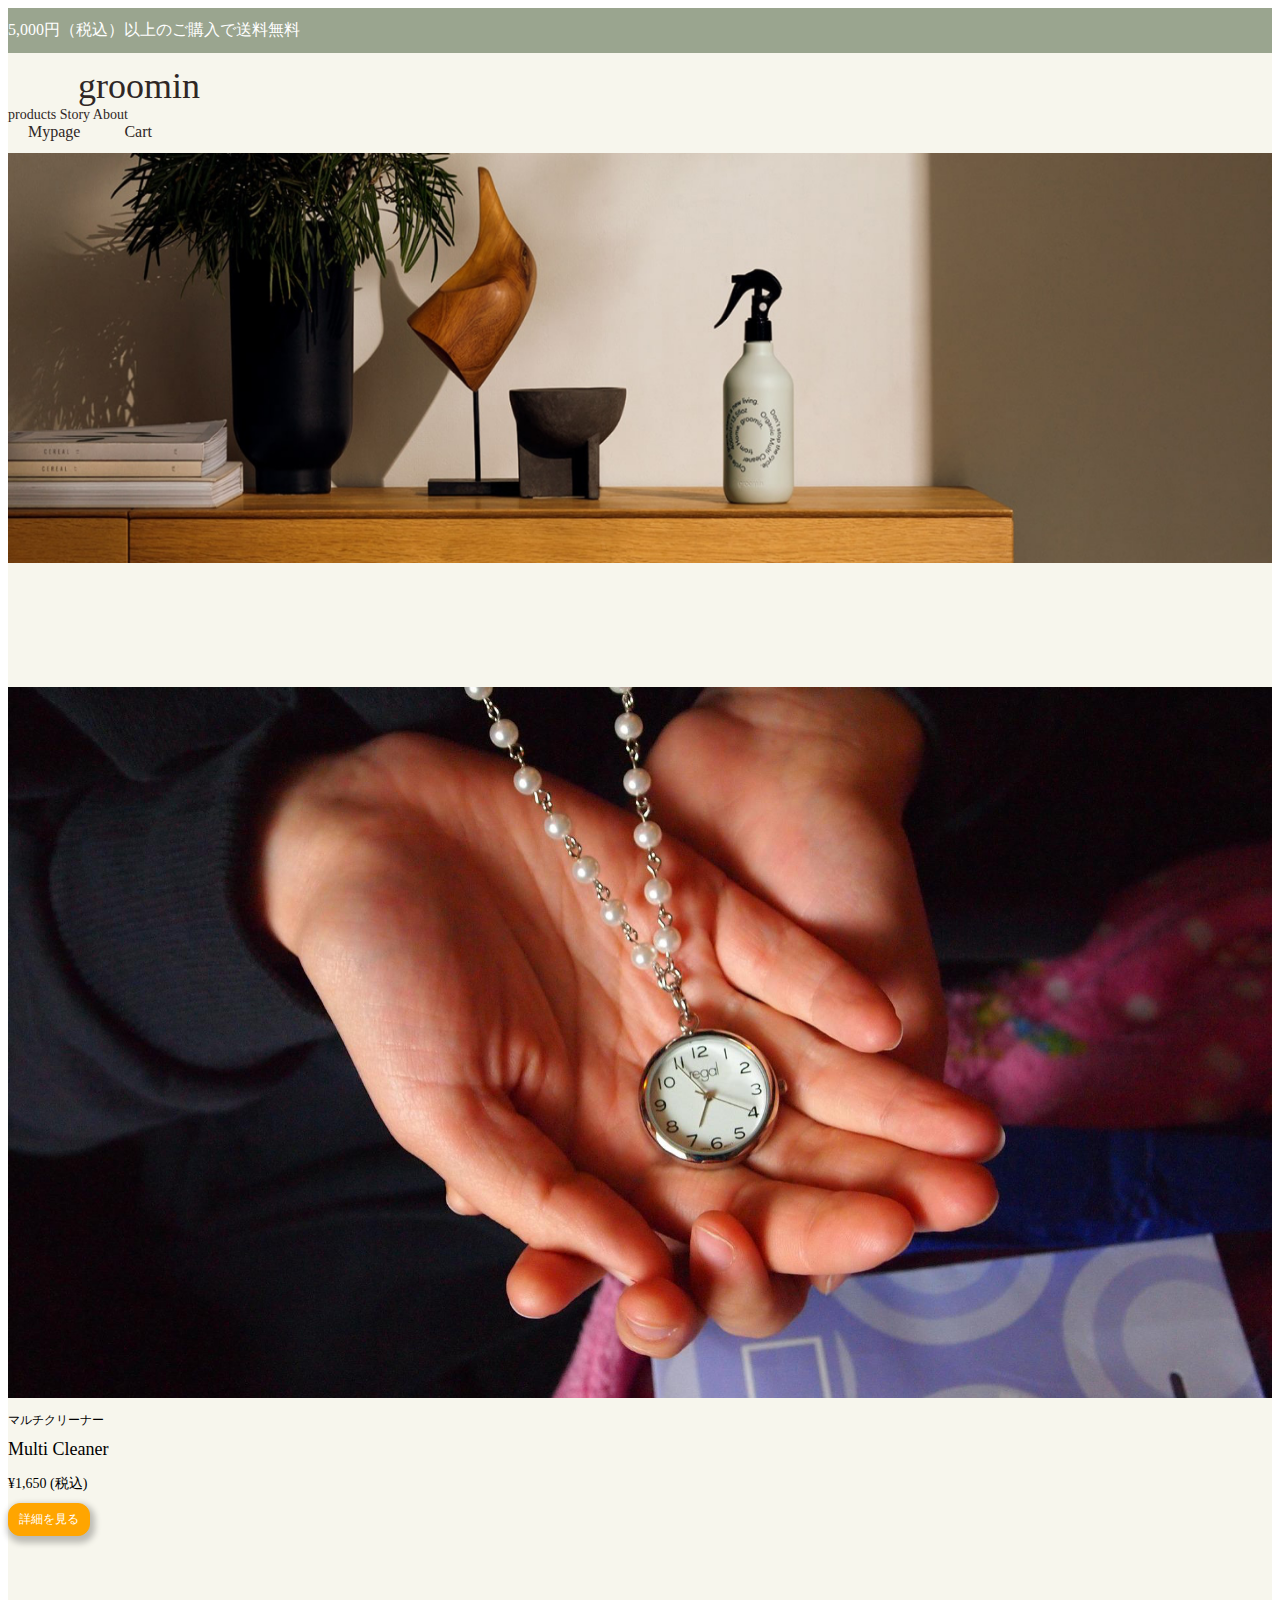
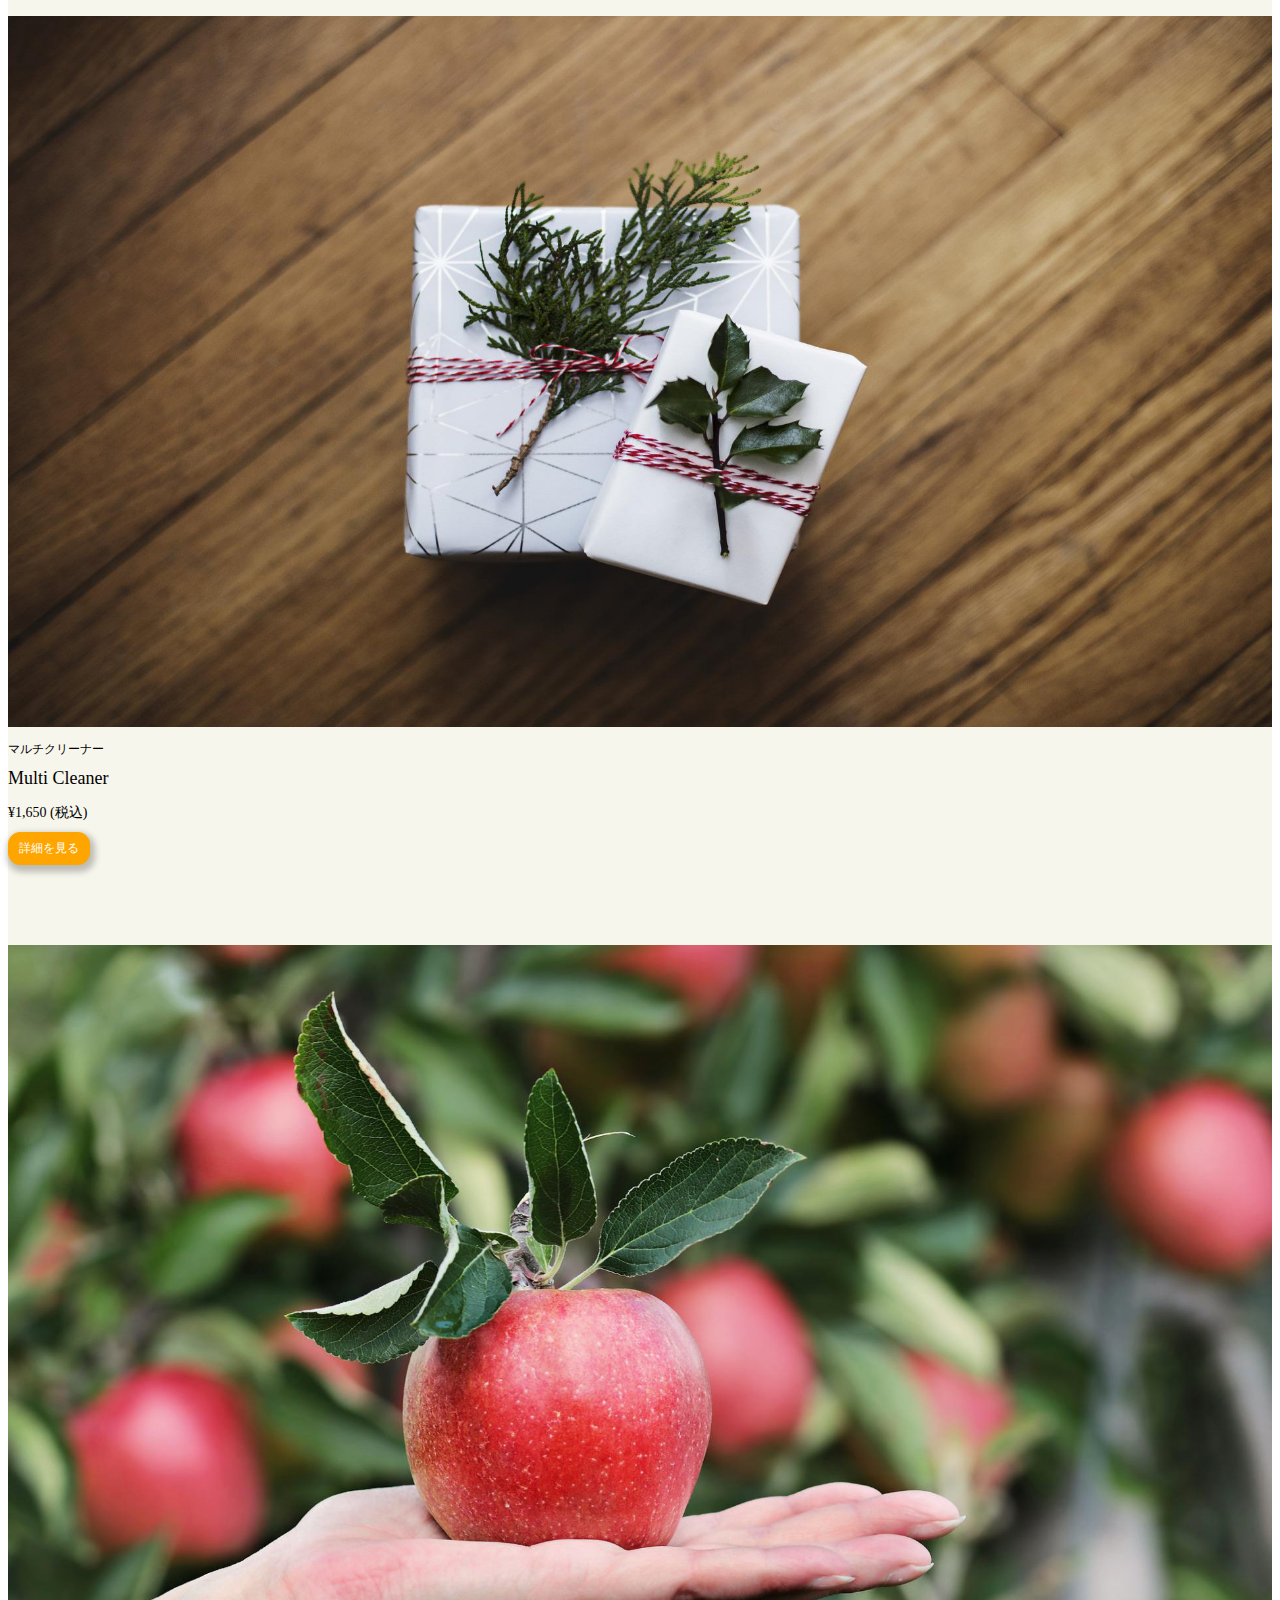
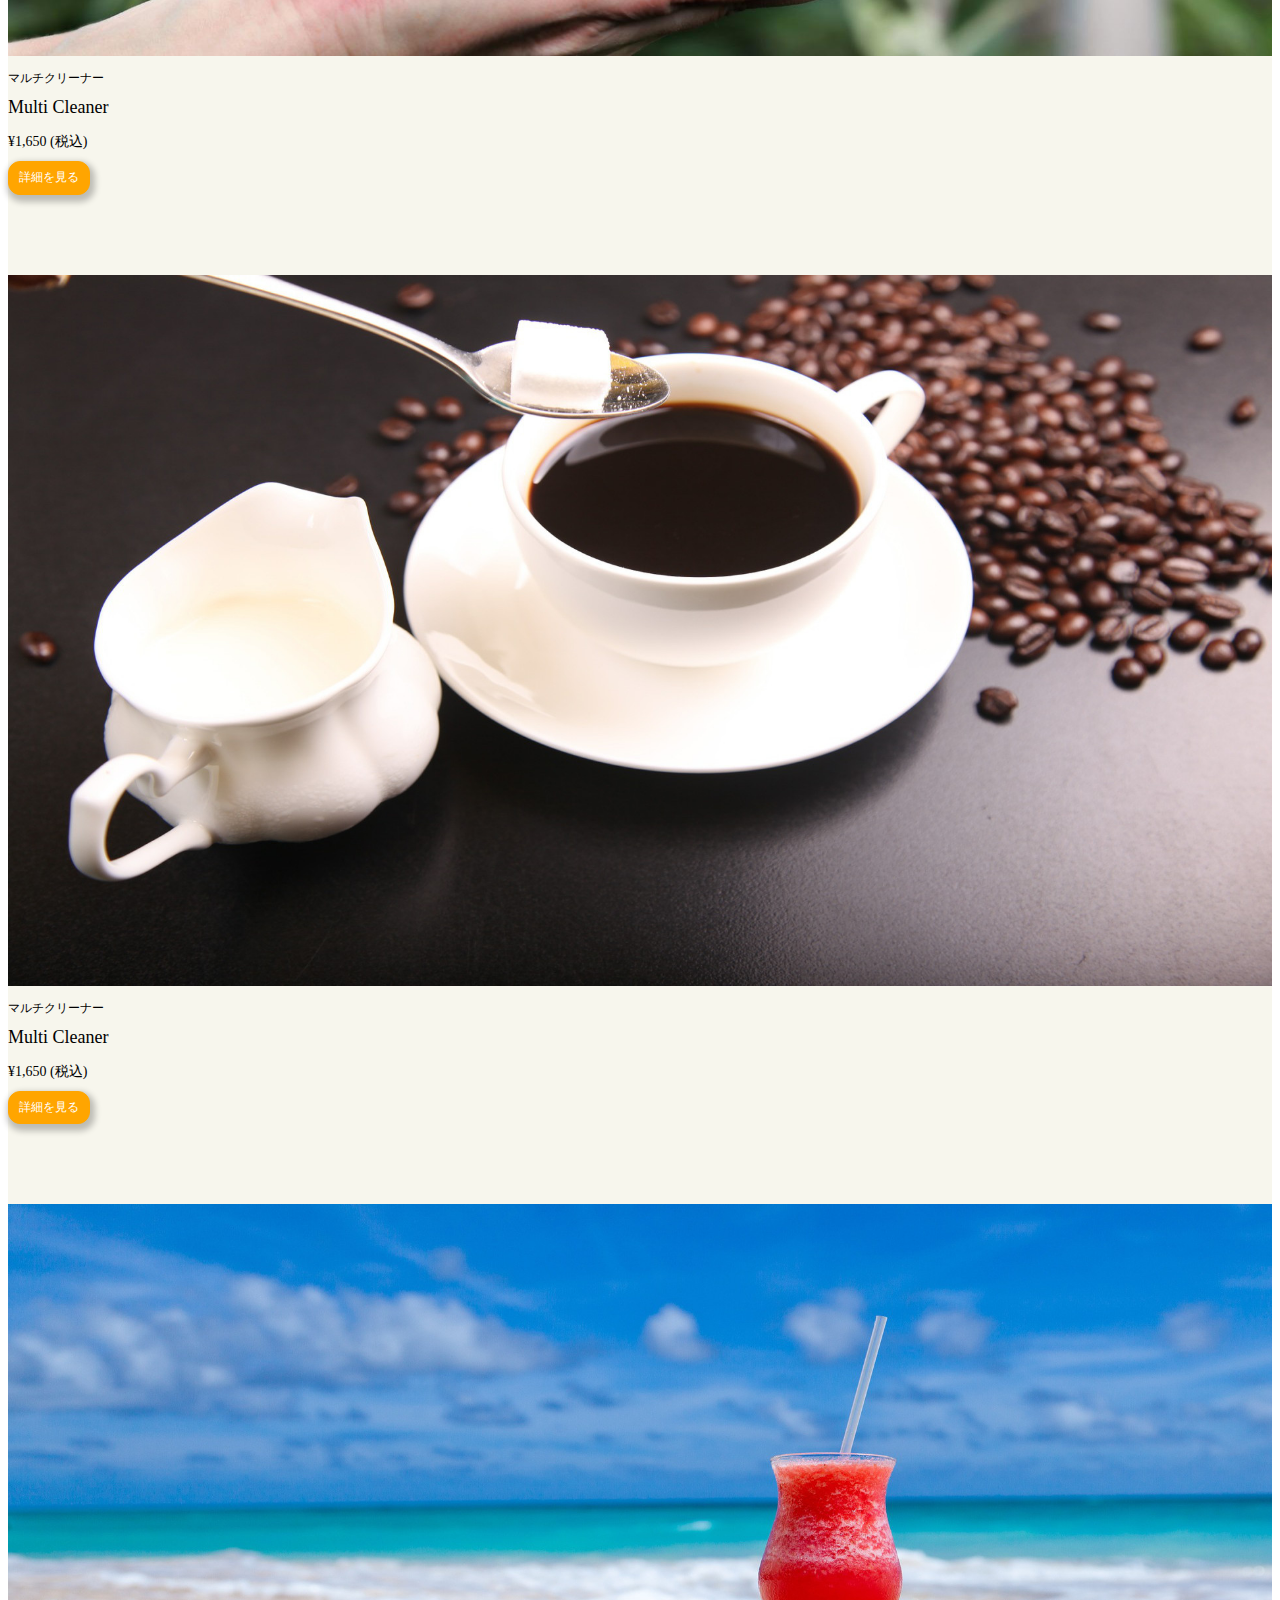
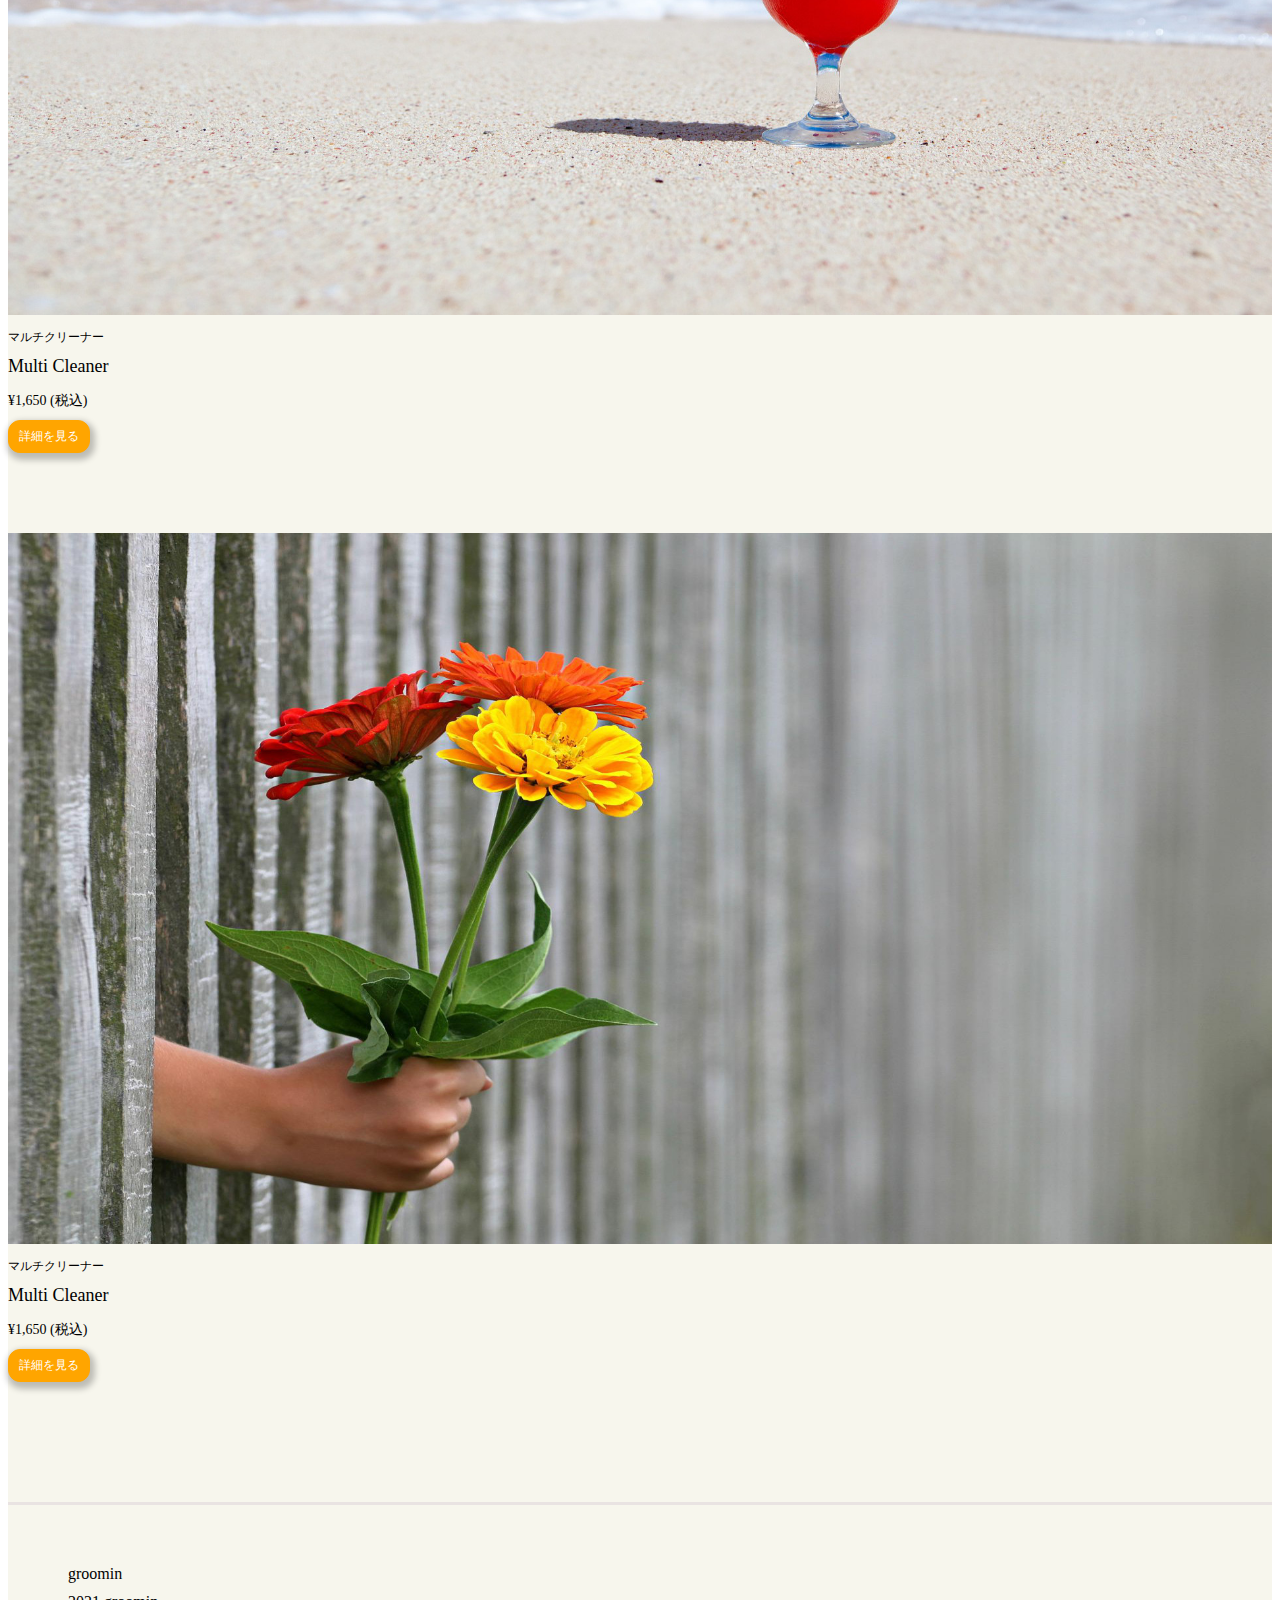
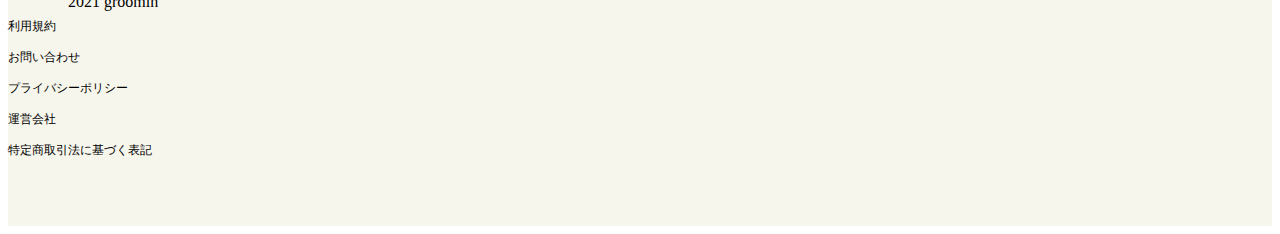
<file: week7-8/index.html>
<!DOCTYPE html>
<html lang="ja">

<head>
  <meta charset="UTF-8">
  <meta name="viewport" content="width=device-width">
  <link href="https://cdn.jsdelivr.net/npm/bootstrap@5.0.2/dist/css/bootstrap.min.css" rel="stylesheet"
    integrity="sha384-EVSTQN3/azprG1Anm3QDgpJLIm9Nao0Yz1ztcQTwFspd3yD65VohhpuuCOmLASjC" crossorigin="anonymous">
  <link rel="stylesheet" href="style.css">
  <title>groomin</title>
</head>

<body>

  <div class="layer js-smodal">
    <div class="smodal">
      <div class="smodal__inner">
        <div class="smodal__button-wrap">
          <button class="close-button js-close-button">
            <span></span>
            <span></span>
          </button>
        </div>
        <div class="smodal__contents">
          <div class="smodal__content">
            <img src="img/sample1.jpg">
            コンテンツが入ります。コンテンツが入ります。コンテンツが入ります。コンテンツが入ります。コンテンツが入ります。コンテンツが入ります。
          </div>
        </div>
      </div>
    </div>
  </div>


  <header class="header">
    <div class="header_above">
      <div class="text-center">5,000円（税込）以上のご購入で送料無料</div>
    </div>
    <div class="header_contents row d-flex align-items-center">
      <div class="header_left col-sm-4">
        <a href="#">groomin</a>
      </div>
      <div class="header_center col-sm-4 d-flex d-flex justify-content-evenly">
        <a href="#">products</a>
        <a href="#">Story</a>
        <a href="#">About</a>
      </div>
      <div class="header_right col-sm-4 text-end">
        <a href="#">Mypage</a>
        <a href="#">Cart</a>
      </div>
    </div>
  </header>

  <main>
    <div>
      <img src="img/banner_category.jpg" style="max-width: 100%" width="100%" height="410">
    </div>
    <div class="container products">
      <div class="row product_image">
        <div class="col-sm-4">
          <img src="img/sample1.jpg">
          <div class="product_kana">マルチクリーナー</div>
          <div class="product_en">Multi Cleaner</div>
          <div class="product_price">¥1,650 (税込)</div>
          <button class="button js-smodal-butt  on">詳細を見る</button>
        </div>
        <div class="col-sm-4">
          <img src="img/sample2.jpg">
          <div class="product_kana">マルチクリーナー</div>
          <div class="product_en">Multi Cleaner</div>
          <div class="product_price">¥1,650 (税込)</div>
          <button class="button js-smodal-button">詳細を見る</button>
        </div>
        <div class="col-sm-4">
          <img src="img/sample3.jpg">
          <div class="product_kana">マルチクリーナー</div>
          <div class="product_en">Multi Cleaner</div>
          <div class="product_price">¥1,650 (税込)</div>
          <button class="button js-smodal-button">詳細を見る</button>
        </div>
        <div class="col-sm-4">
          <img src="img/sample4.jpg">
          <div class="product_kana">マルチクリーナー</div>
          <div class="product_en">Multi Cleaner</div>
          <div class="product_price">¥1,650 (税込)</div>
          <button class="button js-smodal-button">詳細を見る</button>
        </div>
        <div class="col-sm-4">
          <img src="img/sample5.jpg">
          <div class="product_kana">マルチクリーナー</div>
          <div class="product_en">Multi Cleaner</div>
          <div class="product_price">¥1,650 (税込)</div>
          <button class="button js-smodal-button">詳細を見る</button>
        </div>
        <div class="col-sm-4">
          <img src="img/sample6.jpg">
          <div class="product_kana">マルチクリーナー</div>
          <div class="product_en">Multi Cleaner</div>
          <div class="product_price">¥1,650 (税込)</div>
          <button class="button js-smodal-button">詳細を見る</button>
        </div>
      </div>
    </div>
  </main>

  <footer>
    <div class="d-flex justify-content-between">
      <div class="com_info_left">
        <div style="margin-bottom: 10px;">groomin</div>
        <div>2021 groomin</div>
      </div>
      <div class="row com_info_right">
        <div class="col">利用規約</div>
        <div class="col">お問い合わせ</div>
        <div class="col">プライバシーポリシー</div>
        <div class="col">運営会社</div>
        <div class="col">特定商取引法に基づく表記</div>
      </div>
    </div>
  </footer>

  <script>
    const smodal = document.querySelector('.js-smodal');
    const smodalButton = document.querySelector('.js-smodal-button');


    const smodalClose = document.querySelector('.js-close-button');

    smodalButton.addEventListener('click', () => {
      smodal.classList.add('is-open');

    });

    smodalClose.addEventListener('click', () => {
      smodal.classList.remove('is-open');
    });
  </script>

</body>

</html>
</file>
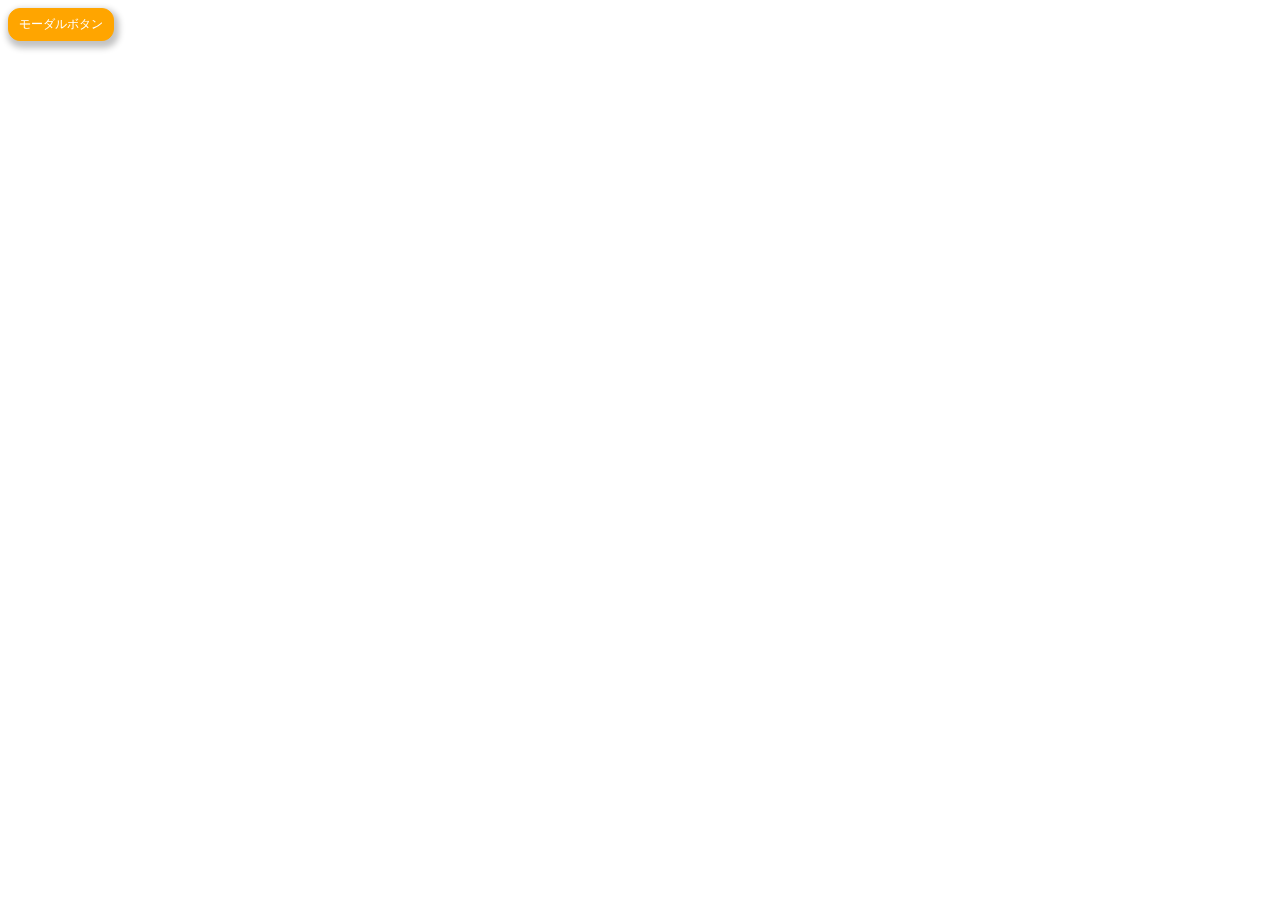
<file: week7-8/index2.html>
<!DOCTYPE html>
<html lang="ja">

<head>
  <meta charset="UTF-8">
  <meta name="viewport" content="width=device-width">
  <link rel="stylesheet" href="style.css">
  <!-- <link href="https://cdn.jsdelivr.net/npm/bootstrap@5.0.2/dist/css/bootstrap.min.css" rel="stylesheet"
    integrity="sha384-EVSTQN3/azprG1Anm3QDgpJLIm9Nao0Yz1ztcQTwFspd3yD65VohhpuuCOmLASjC" crossorigin="anonymous"> -->
  <title>模写サイト</title>
</head>

<body>


  <div class="layer js-modal">
    <div class="modal">
      <div class="modal__inner">
        <div class="modal__button-wrap">
          <button class="close-button js-close-button">
            <span></span>
            <span></span>
          </button>
        </div>
        <div class="modal__contents">
          <div class="modal__content">
            コンテンツが入ります。コンテンツが入ります。コンテンツが入ります。コンテンツが入ります。コンテンツが入ります。コンテンツが入ります。
          </div>
        </div>
      </div>
    </div>
  </div>

  <button class="button js-modal-button">モーダルボタン</button>

  <script>
    const modal = document.querySelector('.js-modal');
    const modalButton = document.querySelector('.js-modal-button');


    const modalClose = document.querySelector('.js-close-button');

    modalButton.addEventListener('click', () => {
      modal.classList.add('is-open');

    });

    modalClose.addEventListener('click', () => {
      modal.classList.remove('is-open');

    });

  </script>



</body>

</html>
</file>
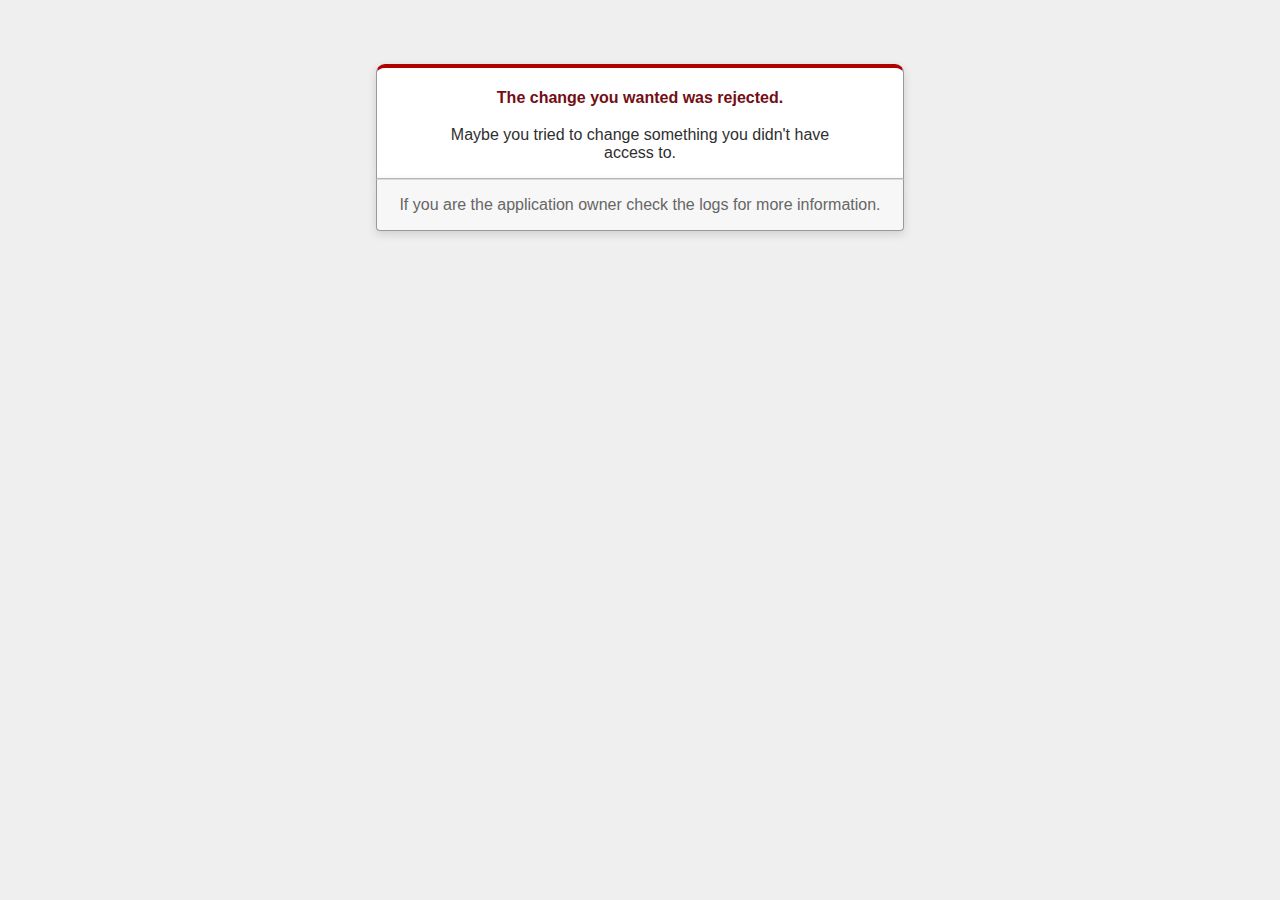
<file: week9-10/apprentice/public/422.html>
<!DOCTYPE html>
<html>
<head>
  <title>The change you wanted was rejected (422)</title>
  <meta name="viewport" content="width=device-width,initial-scale=1">
  <style>
  .rails-default-error-page {
    background-color: #EFEFEF;
    color: #2E2F30;
    text-align: center;
    font-family: arial, sans-serif;
    margin: 0;
  }

  .rails-default-error-page div.dialog {
    width: 95%;
    max-width: 33em;
    margin: 4em auto 0;
  }

  .rails-default-error-page div.dialog > div {
    border: 1px solid #CCC;
    border-right-color: #999;
    border-left-color: #999;
    border-bottom-color: #BBB;
    border-top: #B00100 solid 4px;
    border-top-left-radius: 9px;
    border-top-right-radius: 9px;
    background-color: white;
    padding: 7px 12% 0;
    box-shadow: 0 3px 8px rgba(50, 50, 50, 0.17);
  }

  .rails-default-error-page h1 {
    font-size: 100%;
    color: #730E15;
    line-height: 1.5em;
  }

  .rails-default-error-page div.dialog > p {
    margin: 0 0 1em;
    padding: 1em;
    background-color: #F7F7F7;
    border: 1px solid #CCC;
    border-right-color: #999;
    border-left-color: #999;
    border-bottom-color: #999;
    border-bottom-left-radius: 4px;
    border-bottom-right-radius: 4px;
    border-top-color: #DADADA;
    color: #666;
    box-shadow: 0 3px 8px rgba(50, 50, 50, 0.17);
  }
  </style>
</head>

<body class="rails-default-error-page">
  <!-- This file lives in public/422.html -->
  <div class="dialog">
    <div>
      <h1>The change you wanted was rejected.</h1>
      <p>Maybe you tried to change something you didn't have access to.</p>
    </div>
    <p>If you are the application owner check the logs for more information.</p>
  </div>
</body>
</html>
</file>
<file: week7-8/style.css>
.header_above {
  padding: 12px 0px 12px 0px;
  background-color: #9AA58F;
  font-size: 16px;
  color: white;
}

a {
  color: #2F2725;
  text-decoration: none;
}

.header_left {
  font-size: 36px;
  padding-left: 70px;
}

.header_center {
  font-size: 14px;
}

.header_right {
  padding-right: 40px;
}

.header_right a {
  margin: 0px 20px;
}

.header_contents {
  padding: 12px 0px;
  background-color: #F7F6ED;
}

main {
  background-color: #F7F6ED;
  border-bottom: solid #e9e3e2;
}

.products {
  margin-top: 40px;
  padding-bottom: 120px;
}

.product_image div img {
  margin-top: 80px;
  max-width: 100%;
  /* width: 300px;
  height: 300px;
  object-fit: cover; */
}

/* .product_image div {
  /* padding: 10px; */
/* } */

.product_kana {
  margin: 10px 0px;
  font-size: 12px;
}

.product_en {
  margin-bottom: 15px;
  font-size: 18px;
}

.product_price {
  font-size: 14px;
  margin-bottom: 10px;
}

footer>div {
  padding: 60px 0px;
  background-color: #F7F6ED;
}

.com_info_left {
  padding-left: 60px;
}

.com_info_right div {
  font-size: 12px;
  padding: 7px 0px;
}

.header_contents {
  color: black;
}

/* ---------------------- */

.layer {
  background: rgba(0, 0, 0, .2);
  width: 100%;
  height: 100%;
  position: fixed;
  top: 0;
  left: 0;
  z-index: -1;
  opacity: 0;
  /* visibility: hidden; */
  transition: opacity 1s linear, visibility 1s linear, z-index 1s linear;
}



.layer.is-open {
  z-index: 999;
  opacity: 1;
  visibility: visible;
}

.layer.is-open .smodal {
  opacity: 1;
  visibility: visible;
}

.smodal__button-wrap {
  position: absolute;
  right: 10px;
  top: -28px;
  display: inline-flex;
}


.close-button {
  position: relative;
  width: 39px;
  height: 39px;
  background: orange;
  border-radius: 50%;
  padding: 0;
  border: transparent;
  cursor: pointer;
}

.close-button span {
  width: 25px;
  height: 2px;
  background: #fff;
  display: inline-block;
  position: absolute;
  left: calc(50% - 12px);
  top: 50%;
  border-radius: 20px;
}

.close-button span:nth-child(1) {
  transform: rotate(45deg) translate(-1px, -1px);
}

.close-button span:nth-child(2) {
  transform: rotate(-45deg) translate(1px, -1px);
}

.smodal {
  position: relative;
  margin-right: auto;
  margin-left: auto;
  width: 80%;
  min-width: 440px;
  opacity: 0;
  visibility: hidden;
  transition: visibility .7s linear, opacity .7s linear;
}


.smodal__inner {
  margin-top: 125px;
  margin-bottom: 125px;
  position: relative;
  margin-left: auto;
  margin-right: auto;
  background: #fff;
  box-shadow: 3px 4px 4px rgba(0, 0, 0, 0.25);
  border-radius: 13px;
  display: block;
  padding: 21px 8px 21px;
  height: auto;
}

.smodal__content {
  padding-top: 15px;
  padding-bottom: 23px;
  display: flex;
}


.smodal__button-area {
  max-width: 843px;
  margin-right: auto;
  margin-left: auto;
  margin-top: 17px;
  padding-top: 15px;
}


.button {
  background: orange;
  border-radius: 12px;
  box-shadow: 2px 4px 6px 3px rgba(0, 0, 0, .24);
  border: 1px solid orange;
  font-size: 12px;
  line-height: 1.6;
  display: block;
  padding: 6px 10px;
  color: #fff;
  text-align: center;
  cursor: pointer;
  margin: 0;
}

.smodal__content>img {
  max-width: 50%;
  margin-right: 20px;
}
</file>
